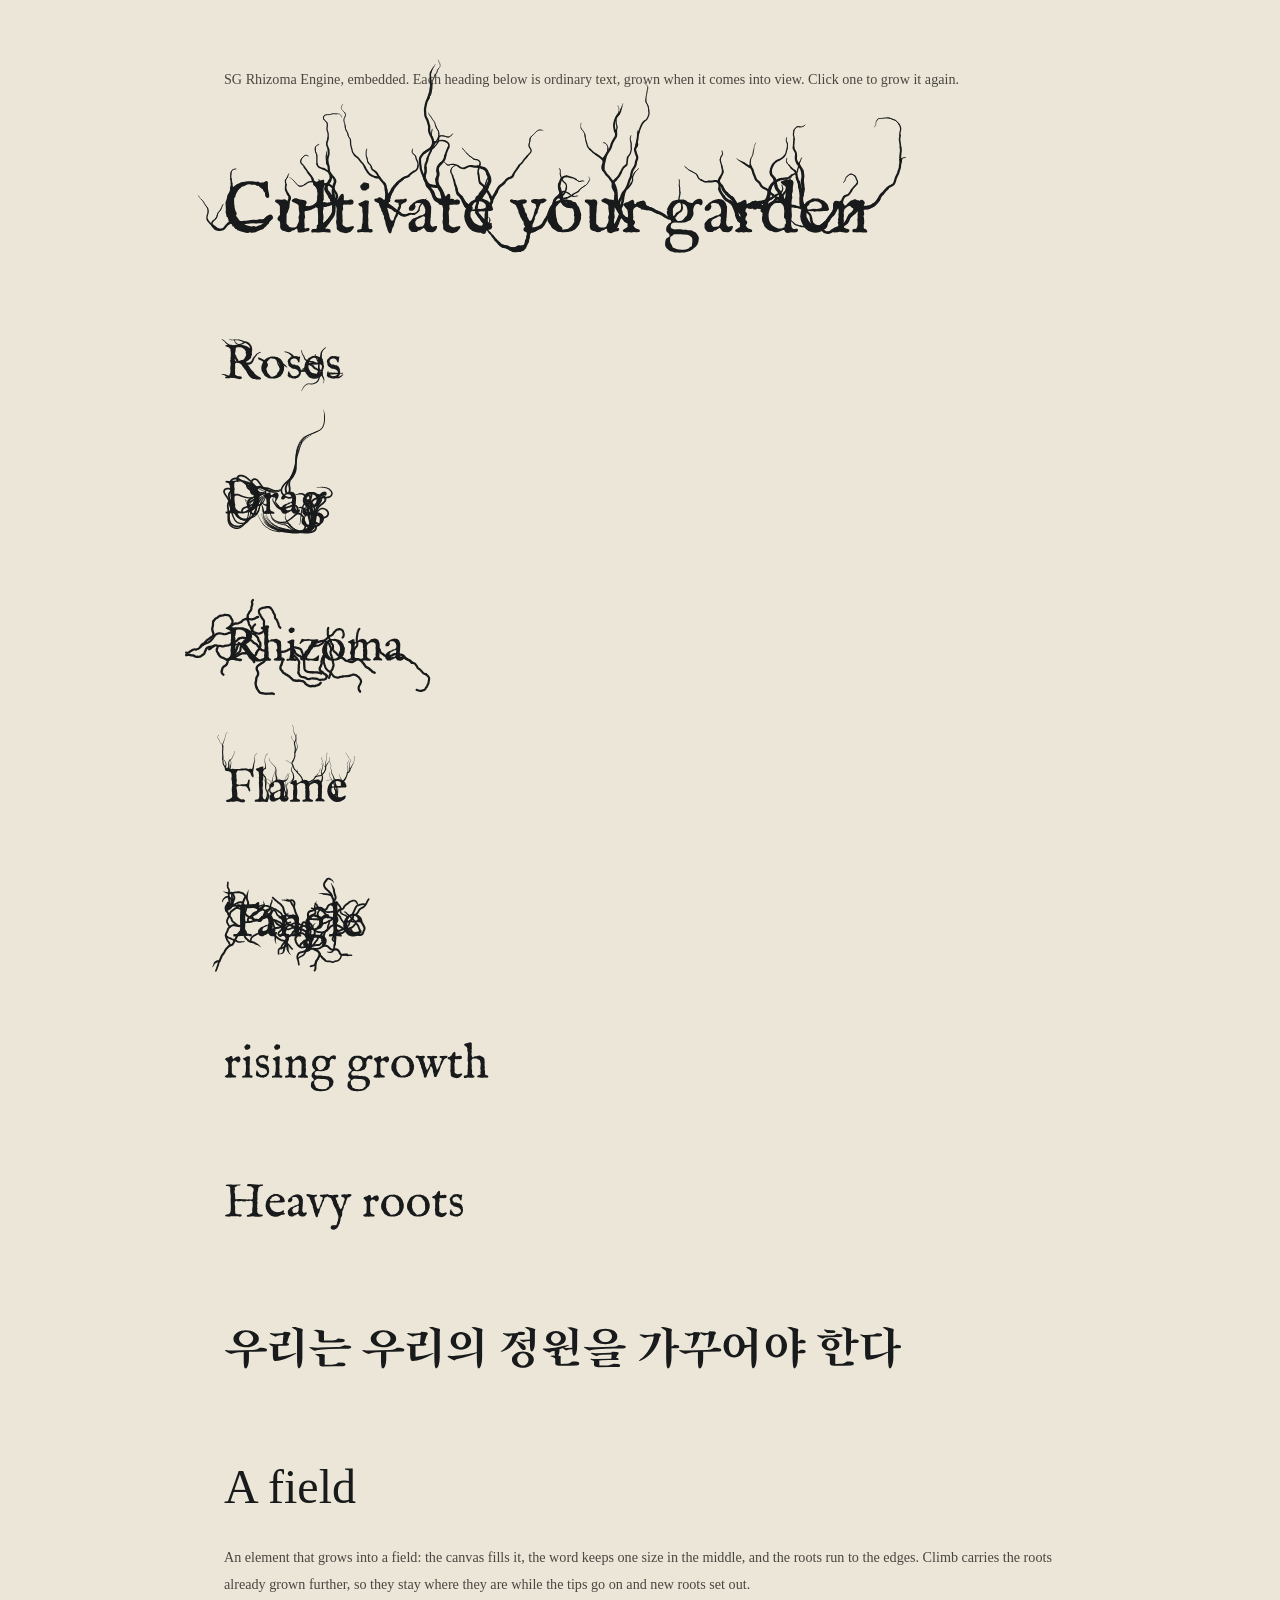
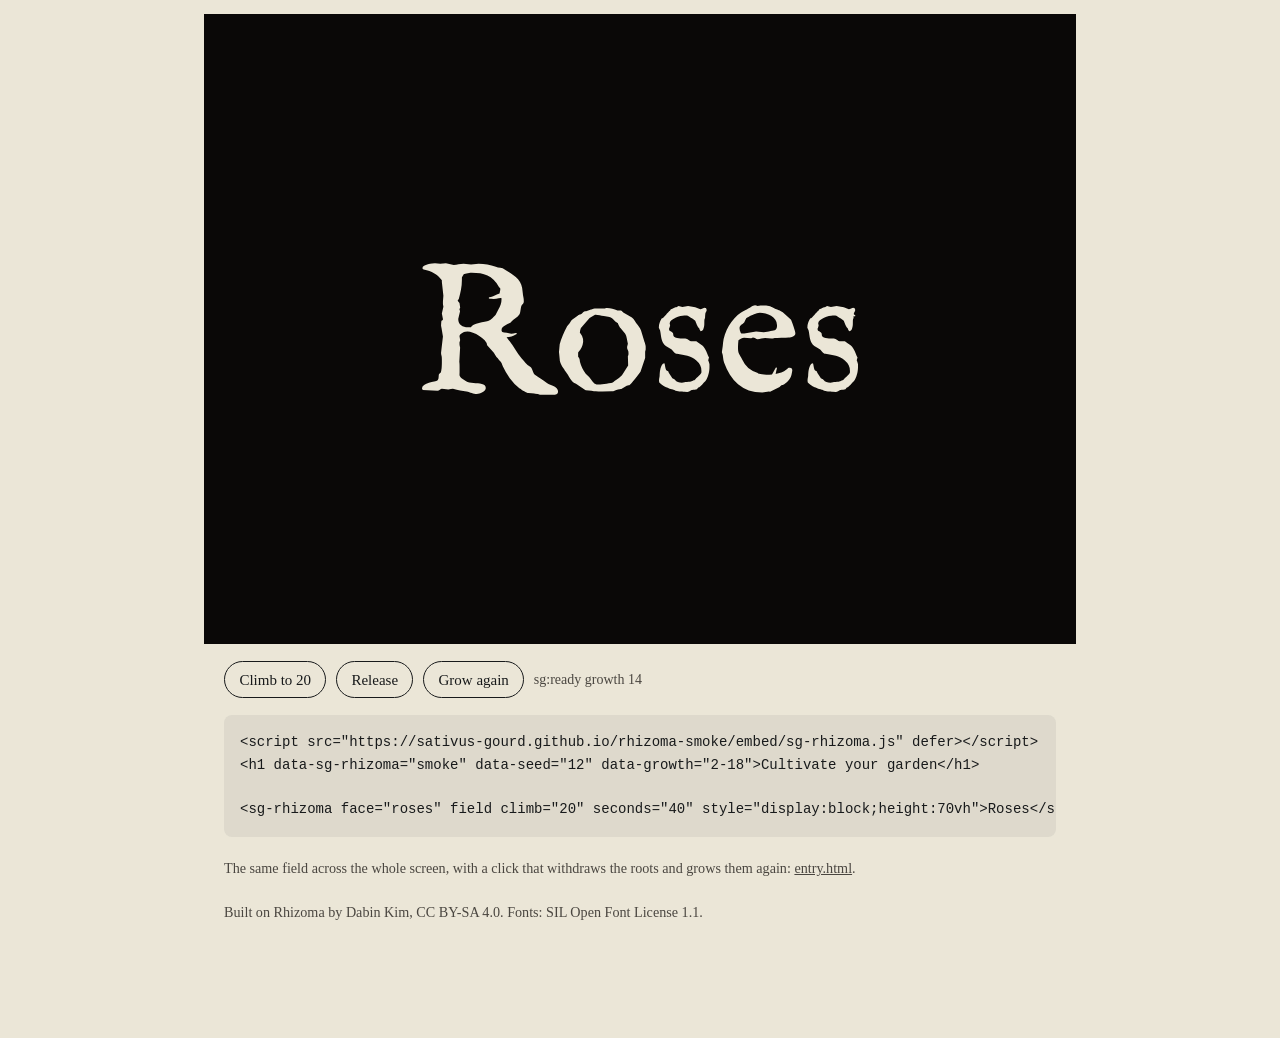
<file: docs/embed/index.html>
<!doctype html>
<html lang="en"><head><meta charset="utf-8"><meta name="viewport" content="width=device-width, initial-scale=1">
<title>SG Rhizoma Engine: embed</title>
<style>
  :root { --ink: #181A1B; --ground: #EBE6D7; --muted: #4A4640; }
  @media (prefers-color-scheme: dark) { :root { --ink: #EBE6D7; --ground: #181A1B; --muted: #B3AC9E; } }
  body { margin: 0; background: var(--ground); color: var(--ink); font: 17px/1.6 Georgia, serif; }
  main { max-width: 52rem; margin: 0 auto; padding: 3rem 1.25rem 6rem; }
  .g { font-size: clamp(2.4rem, 7vw, 4.5rem); line-height: 1.2; margin: 5rem 0 1rem; font-weight: 400; }
  .s { font-size: clamp(1.8rem, 5vw, 3rem); margin: 4rem 0 .5rem; font-weight: 400; }
  pre { background: rgba(127,127,127,.12); padding: 1rem; overflow-x: auto; font-size: 14px; border-radius: 8px; }
  small { color: var(--muted); }
  .bar { display: flex; flex-wrap: wrap; gap: .6rem; align-items: center; }
  button { font: inherit; font-size: 15px; padding: .35rem .9rem; border-radius: 999px; border: 1px solid currentColor; background: none; color: inherit; cursor: pointer; }
  output { color: var(--muted); font-size: 14px; }
  a { color: inherit; }
</style></head>
<body><main>
<p><small>SG Rhizoma Engine, embedded. Each heading below is ordinary text, grown when it comes into view. Click one to grow it again.</small></p>
<h1 class="g" data-sg-rhizoma="smoke" data-replay>Cultivate your garden</h1>
<h2 class="s" data-sg-rhizoma="roses" data-replay>Roses</h2>
<h2 class="s" data-sg-rhizoma="drag" data-replay>Drag</h2>
<h2 class="s" data-sg-rhizoma="v2" data-replay>Rhizoma</h2>
<h2 class="s" data-sg-rhizoma="flame" data-replay>Flame</h2>
<h2 class="s" data-sg-rhizoma="tangle" data-replay>Tangle</h2>
<h2 class="s" data-sg-rhizoma="smoke" data-growth="2-18" data-replay>rising growth</h2>
<h2 class="s" data-sg-rhizoma="roses" data-weight="heavy" data-replay>Heavy roots</h2>
<h2 class="s" data-sg-rhizoma="smoke" data-replay>우리는 우리의 정원을 가꾸어야 한다</h2>

<h2 class="s">A field</h2>
<p><small>An element that grows into a field: the canvas fills it, the word keeps one size in the middle, and the roots run to the edges. Climb carries the roots already grown further, so they stay where they are while the tips go on and new roots set out.</small></p>
<sg-rhizoma id="field" face="roses" seed="202" field climb="14" seconds="14" style="display:block;height:70vh;margin:0 -1.25rem;background:#0A0807;color:#EBE6D7;font-size:56px">Roses</sg-rhizoma>
<p class="bar"><button data-do="climb">Climb to 20</button> <button data-do="release">Release</button> <button data-do="again">Grow again</button> <output id="log" aria-live="polite">waiting</output></p>

<pre>&lt;script src="https://sativus-gourd.github.io/rhizoma-smoke/embed/sg-rhizoma.js" defer&gt;&lt;/script&gt;
&lt;h1 data-sg-rhizoma="smoke" data-seed="12" data-growth="2-18"&gt;Cultivate your garden&lt;/h1&gt;

&lt;sg-rhizoma face="roses" field climb="20" seconds="40" style="display:block;height:70vh"&gt;Roses&lt;/sg-rhizoma&gt;</pre>
<p><small>The same field across the whole screen, with a click that withdraws the roots and grows them again: <a href="entry.html">entry.html</a>.</small></p>
<p><small>Built on Rhizoma by Dabin Kim, CC BY-SA 4.0. Fonts: SIL Open Font License 1.1.</small></p>
</main>
<script src="sg-rhizoma.js" defer></script>
<script>
  const f = document.getElementById('field'), log = document.getElementById('log');
  ['ready', 'level', 'settled', 'released', 'error'].forEach(n => f.addEventListener('sg:' + n, e => { log.textContent = 'sg:' + n + (e.detail.growth != null ? '  growth ' + e.detail.growth : e.detail.stage ? '  ' + e.detail.stage : ''); }));
  document.querySelector('[data-do=climb]').onclick = () => f.climb(20, { seconds: 20 });
  document.querySelector('[data-do=release]').onclick = () => f.release();
  document.querySelector('[data-do=again]').onclick = () => f.replay();
</script>
</body></html>
</file>
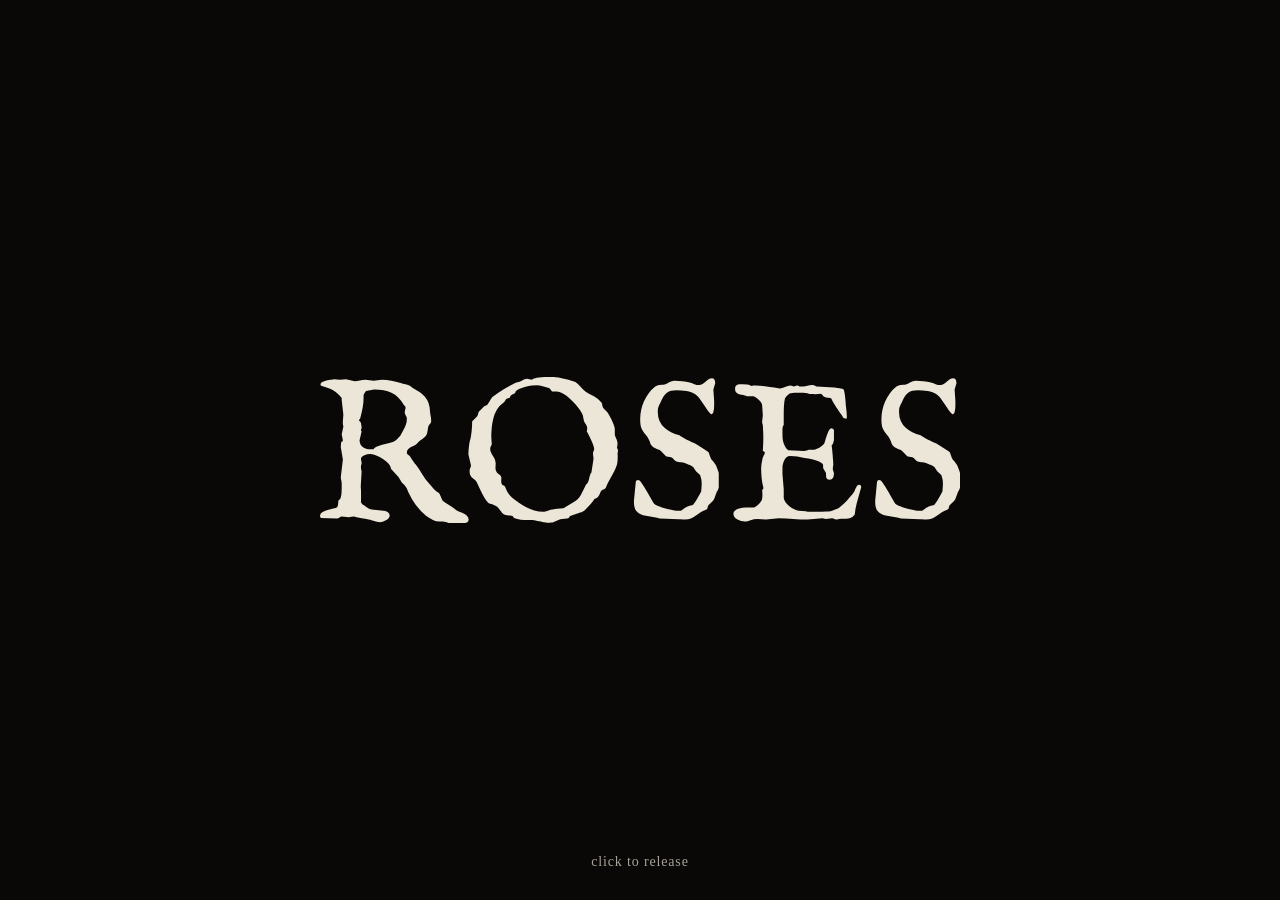
<file: docs/embed/entry.html>
<!doctype html>
<html lang="en"><head><meta charset="utf-8"><meta name="viewport" content="width=device-width, initial-scale=1">
<title>SG Rhizoma Engine: an example</title>
<style>
  :root { --ink: #EBE6D7; --ground: #0A0807; }
  html, body { margin: 0; background: var(--ground); color: var(--ink); font: 18px/1.6 Georgia, serif; }
  #entry { position: fixed; inset: 0; z-index: 10; background: var(--ground); color: var(--ink); display: grid; place-items: center; font-size: clamp(2.6rem, 9vw, 7rem); cursor: pointer; }
  #rose { position: relative; }
  #entry small { position: fixed; left: 0; right: 0; bottom: 1.5rem; text-align: center; font-size: 14px; letter-spacing: .06em; opacity: 0; transition: opacity 1.4s; }
  #entry.ready small { opacity: .7; }
</style></head>
<body>
<section id="entry" aria-label="Example"><div id="rose">ROSES</div><small>click to release</small></section>
<script type="module">
  import SGRhizoma from './sg-rhizoma.mjs';
  const entry = document.getElementById('entry');
  // 1. the word grows as a field that fills the screen: one growth to 20, played at one steady speed over forty seconds
  const rose = SGRhizoma.grow(document.getElementById('rose'), { face: 'roses', seed: 202, field: true, fixed: true, climb: 20, seconds: 40 });
  entry.addEventListener('sg:ready', () => entry.classList.add('ready'));
  // 2. a click withdraws the roots from wherever the growth has got to, and the word grows again from nothing; on a real site the page behind it would open here
  let busy = false;
  entry.addEventListener('click', async () => {
    if (busy) return; busy = true;
    rose.stop();
    await rose.release({ seconds: 1.4 });                                                           // the roots withdraw; sg:released fires
    rose.replay();                                                                                 // the climb starts again from nothing
    busy = false;
  });
</script>
</body></html>
</file>
